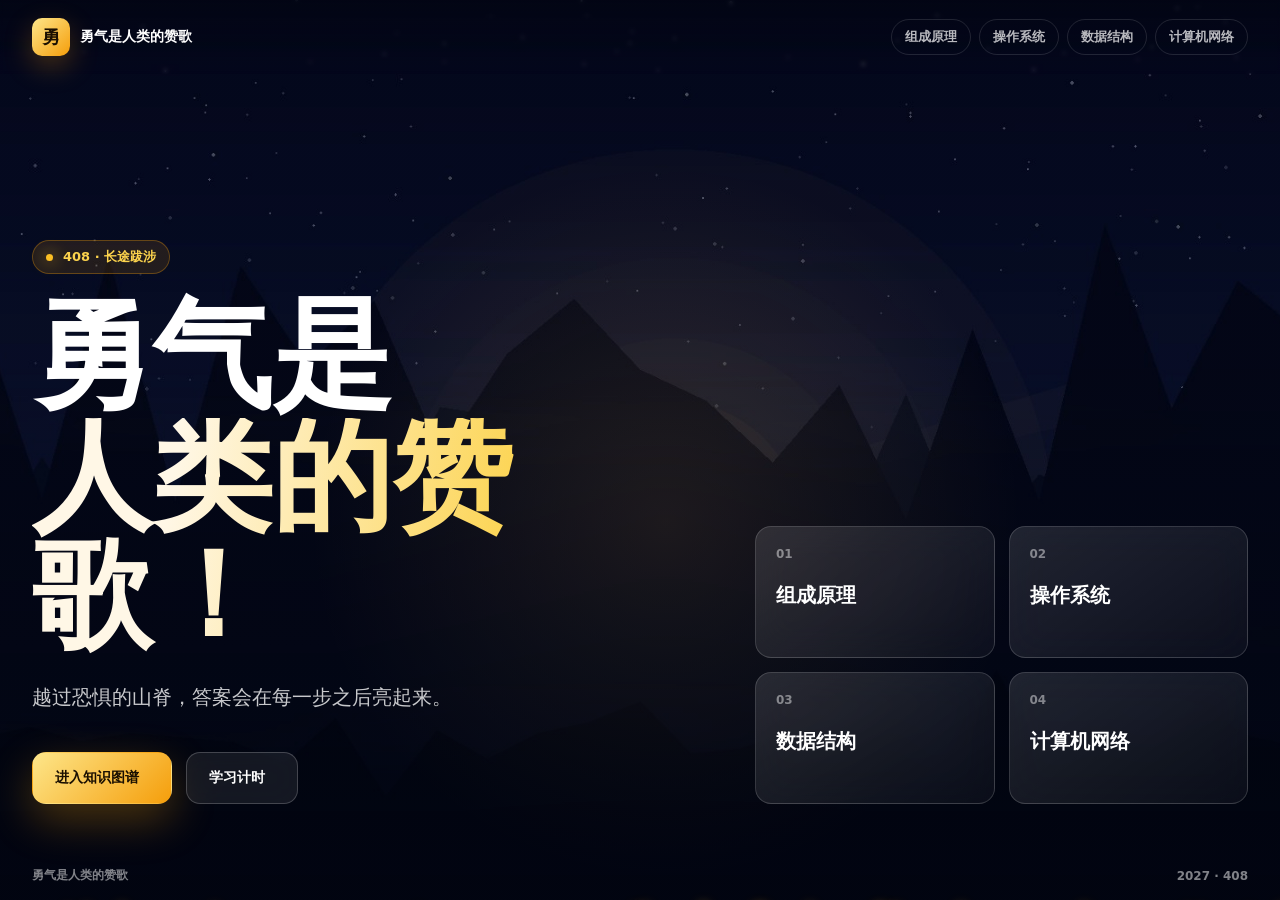
<file: index.html>
<!doctype html>
<html lang="zh-CN">
  <head>
    <meta charset="UTF-8" />
    <meta name="viewport" content="width=device-width, initial-scale=1.0" />
    <meta name="theme-color" content="#04070f" />
    <meta
      http-equiv="Content-Security-Policy"
      content="default-src 'self'; script-src 'self'; style-src 'self' 'unsafe-inline'; img-src 'self' data:; connect-src 'self' https://gitee.com https://*.gitee.com https://api.github.com https://github.com; font-src 'self' data:; object-src 'none'; base-uri 'self'"
    />
    <title>勇气是人类的赞歌</title>
    <link rel="icon" href="data:image/svg+xml,%3Csvg xmlns='http://www.w3.org/2000/svg' viewBox='0 0 32 32'%3E%3Crect width='32' height='32' rx='7' fill='%23f59e0b'/%3E%3Cpath d='M9 11h14M9 16h14M9 21h9' stroke='white' stroke-width='2.4' stroke-linecap='round'/%3E%3C/svg%3E" />
    <link rel="manifest" href="./manifest.webmanifest" />
    <link rel="stylesheet" href="./styles.css?v=20260801-12" />
    <link rel="stylesheet" href="./home.css?v=20260801-12" />
  </head>
  <body class="home-page">
    <div class="hero-bg" id="heroBg" role="img" aria-label="群山与晨光"></div>
    <div class="hero-overlay"></div>

    <header class="home-nav">
      <a class="home-brand" href="./index.html">
        <span class="home-brand-mark">勇</span>
        <span>勇气是人类的赞歌</span>
      </a>
      <nav class="home-links" aria-label="科目切换">
        <a href="./computer.html">组成原理</a>
        <a href="./os.html">操作系统</a>
        <a href="./data-structure.html">数据结构</a>
        <a href="./network.html">计算机网络</a>
      </nav>
    </header>

    <main class="home-hero">
      <div class="hero-copy">
        <p class="hero-eyebrow">408 · 长途跋涉</p>
        <h1>
          <span class="hero-line">勇气是</span>
          <span class="hero-line hero-shine">人类的赞歌！</span>
        </h1>
        <p class="hero-sub">越过恐惧的山脊，答案会在每一步之后亮起来。</p>
        <div class="hero-actions">
          <a class="hero-cta primary" href="./computer.html">
            <span>进入知识图谱</span>
            <i data-lucide="arrow-right"></i>
          </a>
          <a class="hero-cta" href="./study.html">
            <span>学习计时</span>
            <i data-lucide="timer"></i>
          </a>
        </div>
      </div>

      <div class="subject-deck" aria-label="科目入口">
        <a class="subject-card" href="./computer.html">
          <span class="subject-index">01</span>
          <strong>组成原理</strong>
          <i data-lucide="arrow-up-right"></i>
        </a>
        <a class="subject-card" href="./os.html">
          <span class="subject-index">02</span>
          <strong>操作系统</strong>
          <i data-lucide="arrow-up-right"></i>
        </a>
        <a class="subject-card" href="./data-structure.html">
          <span class="subject-index">03</span>
          <strong>数据结构</strong>
          <i data-lucide="arrow-up-right"></i>
        </a>
        <a class="subject-card" href="./network.html">
          <span class="subject-index">04</span>
          <strong>计算机网络</strong>
          <i data-lucide="arrow-up-right"></i>
        </a>
      </div>
    </main>

    <div class="home-particles" id="homeParticles" aria-hidden="true"></div>

    <footer class="home-footer">
      <span>勇气是人类的赞歌</span>
      <span>2027 · 408</span>
    </footer>

    <script src="./home.js?v=20260801-12"></script>
    <script src="./assets/lucide.min.js?v=20260801-12"></script>
  </body>
</html>
</file>
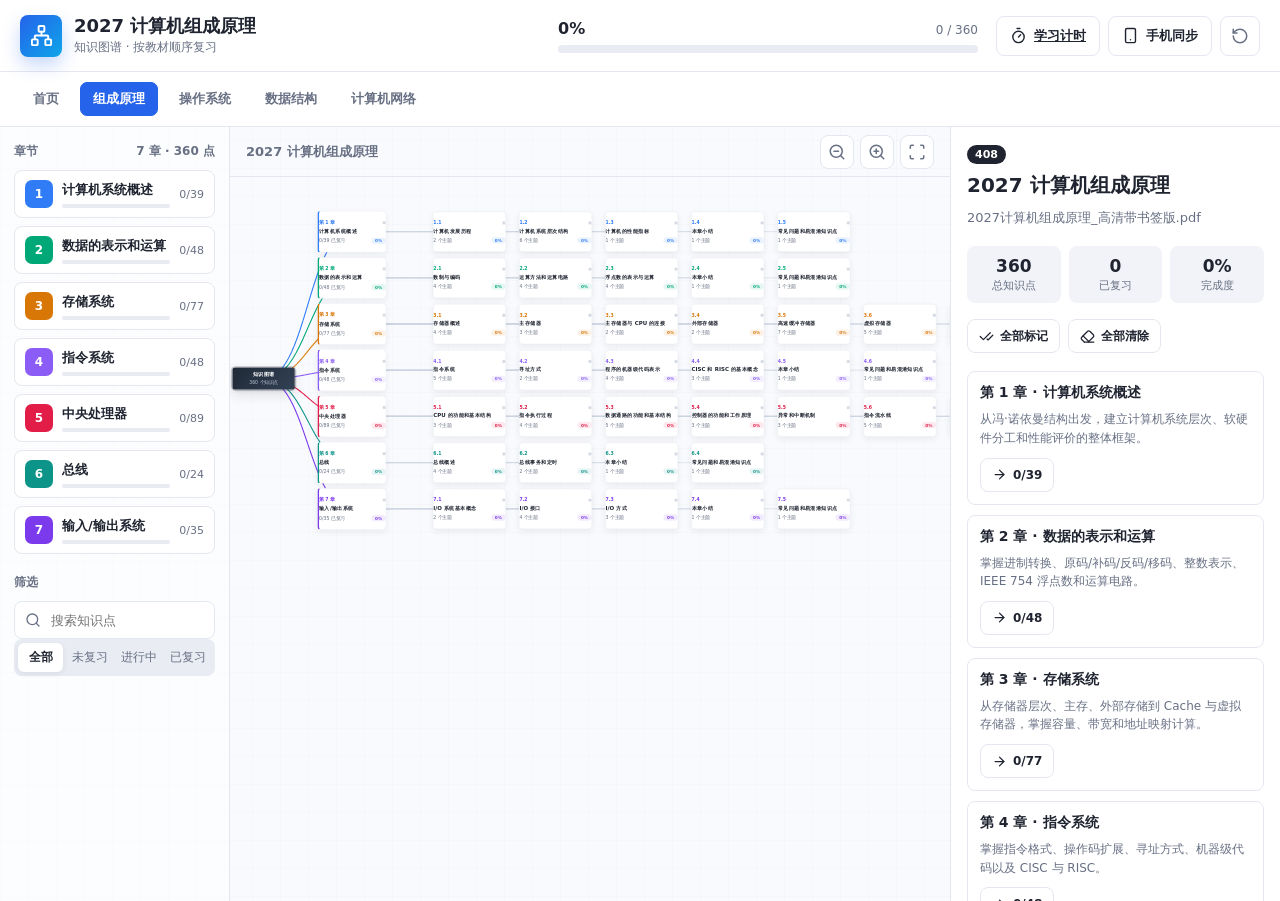
<file: computer.html>
<!doctype html>
<html lang="zh-CN">
  <head>
    <meta charset="UTF-8" />
    <meta name="viewport" content="width=device-width, initial-scale=1.0" />
    <meta name="theme-color" content="#2f7cf6" />
    <meta
      http-equiv="Content-Security-Policy"
      content="default-src 'self'; script-src 'self'; style-src 'self' 'unsafe-inline'; img-src 'self' data:; connect-src 'self' https://gitee.com https://*.gitee.com https://api.github.com https://github.com; font-src 'self' data:; object-src 'none'; base-uri 'self'"
    />
    <title>2027 计算机组成原理知识图谱</title>
    <link rel="icon" href="data:image/svg+xml,%3Csvg xmlns='http://www.w3.org/2000/svg' viewBox='0 0 32 32'%3E%3Crect width='32' height='32' rx='7' fill='%232563eb'/%3E%3Cpath d='M9 11h14M9 16h14M9 21h9' stroke='white' stroke-width='2.4' stroke-linecap='round'/%3E%3C/svg%3E" />
    <link rel="manifest" href="./manifest.webmanifest" />
    <link rel="stylesheet" href="./styles.css?v=20260801-12" />
  </head>
  <body>
    <header class="topbar">
      <div class="brand">
        <div class="brand-mark">
          <i data-lucide="network"></i>
        </div>
        <div>
          <h1>2027 计算机组成原理</h1>
          <p>知识图谱 · 按教材顺序复习</p>
        </div>
      </div>
      <div class="overall-progress">
        <div class="progress-copy">
          <strong id="progressPercent">0%</strong>
          <span id="progressCount">0 / 0</span>
        </div>
        <div class="progress-track">
          <div class="progress-fill" id="progressFill"></div>
        </div>
      </div>
      <div class="topbar-actions">
        <a class="text-button" href="./study.html" title="学习计时" aria-label="学习计时">
          <i data-lucide="timer"></i>
          <span>学习计时</span>
        </a>
        <button class="text-button" id="syncButton" type="button" title="手机同步" aria-label="手机同步">
          <i data-lucide="smartphone"></i>
          <span>手机同步</span>
        </button>
        <button class="icon-button" id="resetButton" type="button" title="清空复习标记" aria-label="清空复习标记">
          <i data-lucide="rotate-ccw"></i>
        </button>
      </div>
    </header>
    <nav class="course-nav" aria-label="科目切换">
      <a class="course-nav-link" href="./index.html">首页</a>
      <a class="course-nav-link active" href="./computer.html">组成原理</a>
      <a class="course-nav-link" href="./os.html">操作系统</a>
      <a class="course-nav-link" href="./data-structure.html">数据结构</a>
      <a class="course-nav-link" href="./network.html">计算机网络</a>
    </nav>


    <div class="mobile-strip" id="mobileStrip" aria-label="章节"></div>

    <main class="app-shell">
      <aside class="sidebar">
        <div class="sidebar-section">
          <div class="panel-heading">
            <span>章节</span>
            <span id="chapterCount"></span>
          </div>
          <div id="chapterList"></div>
        </div>
        <div class="sidebar-section">
          <div class="panel-heading">
            <span>筛选</span>
          </div>
          <label class="search-box">
            <i data-lucide="search"></i>
            <input id="searchInput" type="search" placeholder="搜索知识点" autocomplete="off" />
          </label>
          <div class="segmented" id="statusFilter" role="group" aria-label="复习状态筛选">
            <button class="segment active" data-status="all" type="button">全部</button>
            <button class="segment" data-status="todo" type="button">未复习</button>
            <button class="segment" data-status="doing" type="button">进行中</button>
            <button class="segment" data-status="done" type="button">已复习</button>
          </div>
        </div>
      </aside>

      <section class="graph-pane" aria-label="知识图谱">
        <div class="graph-toolbar">
          <span class="graph-hint" id="graphHint">全部知识图谱</span>
          <div class="graph-actions">
            <button class="icon-button small" id="zoomOut" type="button" aria-label="缩小">
              <i data-lucide="zoom-out"></i>
            </button>
            <button class="icon-button small" id="zoomIn" type="button" aria-label="放大">
              <i data-lucide="zoom-in"></i>
            </button>
            <button class="icon-button small" id="fitGraph" type="button" aria-label="适应窗口">
              <i data-lucide="scan"></i>
            </button>
          </div>
        </div>
        <div class="graph-scroll" id="graphScroll">
          <div class="graph-canvas" id="graphCanvas">
            <svg class="edge-layer" id="edgeLayer"></svg>
            <div class="node-layer" id="nodeLayer"></div>
          </div>
        </div>
      </section>

      <aside class="detail-panel" id="detailPanel">
        <div class="detail-empty" id="detailEmpty">
          <i data-lucide="mouse-pointer-click"></i>
          <span>选择图谱节点查看知识点</span>
        </div>
        <div class="detail-content" id="detailContent" hidden></div>
      </aside>
    </main>

    <div class="point-modal" id="pointModal" hidden>
      <div class="modal-backdrop" data-close-point-modal></div>
      <section class="modal-card" role="dialog" aria-modal="true" aria-label="知识点详情">
        <button class="modal-close" type="button" data-close-point-modal aria-label="关闭">
          <i data-lucide="x"></i>
        </button>
        <div id="pointModalBody"></div>
      </section>
    </div>

    <div class="point-modal" id="syncModal" hidden>
      <div class="modal-backdrop" data-close-sync-modal></div>
      <section class="modal-card sync-card" role="dialog" aria-modal="true" aria-label="手机同步">
        <button class="modal-close" type="button" data-close-sync-modal aria-label="关闭">
          <i data-lucide="x"></i>
        </button>
        <div id="syncModalBody"></div>
      </section>
    </div>

    <script src="./config.js?v=20260801-12"></script>
    <script src="./sync-config.js?v=20260801-12"></script>
    <script src="./sync.js?v=20260801-12"></script>
    <script src="./data.js?v=20260801-12"></script>
    <script src="./assets/lucide.min.js?v=20260801-12"></script>
    <script src="./assets/qrcode.min.js?v=20260801-12"></script>
    <script src="./app.js?v=20260801-12"></script>
  </body>
</html>
</file>
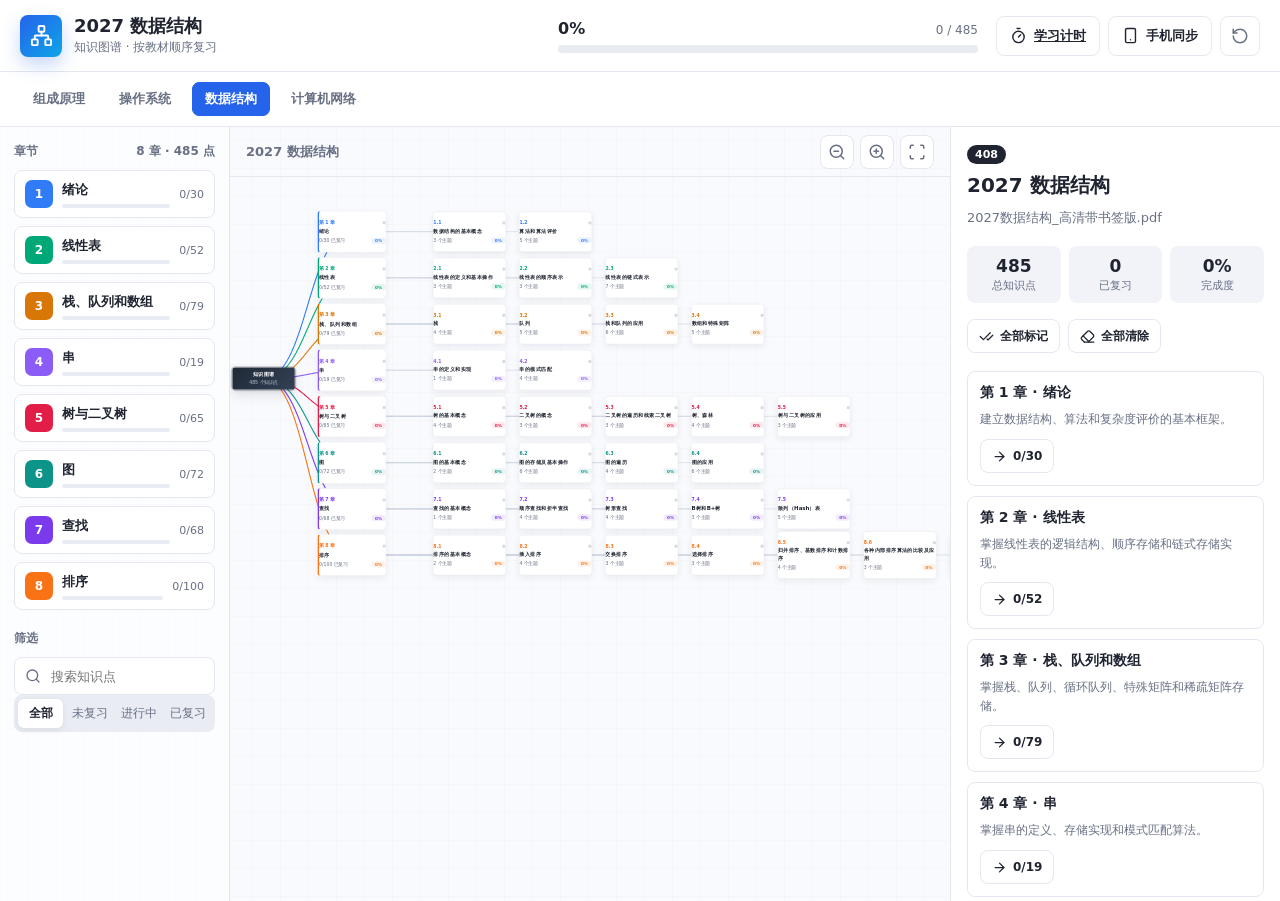
<file: data-structure.html>
<!doctype html>
<html lang="zh-CN">
  <head>
    <meta charset="UTF-8" />
    <meta name="viewport" content="width=device-width, initial-scale=1.0" />
    <meta name="theme-color" content="#2f7cf6" />
    <meta
      http-equiv="Content-Security-Policy"
      content="default-src 'self'; script-src 'self'; style-src 'self' 'unsafe-inline'; img-src 'self' data:; connect-src 'self' https://gitee.com https://*.gitee.com https://api.github.com https://github.com; font-src 'self' data:; object-src 'none'; base-uri 'self'"
    />
    <title>2027 数据结构知识图谱</title>
    <link rel="icon" href="data:image/svg+xml,%3Csvg xmlns='http://www.w3.org/2000/svg' viewBox='0 0 32 32'%3E%3Crect width='32' height='32' rx='7' fill='%232563eb'/%3E%3Cpath d='M9 11h14M9 16h14M9 21h9' stroke='white' stroke-width='2.4' stroke-linecap='round'/%3E%3C/svg%3E" />
    <link rel="manifest" href="./manifest.webmanifest" />
    <link rel="stylesheet" href="./styles.css?v=20260801-11" />
  </head>
  <body>
    <header class="topbar">
      <div class="brand">
        <div class="brand-mark">
          <i data-lucide="network"></i>
        </div>
        <div>
          <h1>2027 数据结构</h1>
          <p>知识图谱 · 按教材顺序复习</p>
        </div>
      </div>
      <div class="overall-progress">
        <div class="progress-copy">
          <strong id="progressPercent">0%</strong>
          <span id="progressCount">0 / 0</span>
        </div>
        <div class="progress-track">
          <div class="progress-fill" id="progressFill"></div>
        </div>
      </div>
      <div class="topbar-actions">
        <a class="text-button" href="./study.html" title="学习计时" aria-label="学习计时">
          <i data-lucide="timer"></i>
          <span>学习计时</span>
        </a>
        <button class="text-button" id="syncButton" type="button" title="手机同步" aria-label="手机同步">
          <i data-lucide="smartphone"></i>
          <span>手机同步</span>
        </button>
        <button class="icon-button" id="resetButton" type="button" title="清空复习标记" aria-label="清空复习标记">
          <i data-lucide="rotate-ccw"></i>
        </button>
      </div>
    </header>
    <nav class="course-nav" aria-label="科目切换">
      <a class="course-nav-link" href="./index.html">组成原理</a>
      <a class="course-nav-link" href="./os.html">操作系统</a>
      <a class="course-nav-link active" href="./data-structure.html">数据结构</a>
      <a class="course-nav-link" href="./network.html">计算机网络</a>
    </nav>


    <div class="mobile-strip" id="mobileStrip" aria-label="章节"></div>

    <main class="app-shell">
      <aside class="sidebar">
        <div class="sidebar-section">
          <div class="panel-heading">
            <span>章节</span>
            <span id="chapterCount"></span>
          </div>
          <div id="chapterList"></div>
        </div>
        <div class="sidebar-section">
          <div class="panel-heading">
            <span>筛选</span>
          </div>
          <label class="search-box">
            <i data-lucide="search"></i>
            <input id="searchInput" type="search" placeholder="搜索知识点" autocomplete="off" />
          </label>
          <div class="segmented" id="statusFilter" role="group" aria-label="复习状态筛选">
            <button class="segment active" data-status="all" type="button">全部</button>
            <button class="segment" data-status="todo" type="button">未复习</button>
            <button class="segment" data-status="doing" type="button">进行中</button>
            <button class="segment" data-status="done" type="button">已复习</button>
          </div>
        </div>
      </aside>

      <section class="graph-pane" aria-label="知识图谱">
        <div class="graph-toolbar">
          <span class="graph-hint" id="graphHint">全部知识图谱</span>
          <div class="graph-actions">
            <button class="icon-button small" id="zoomOut" type="button" aria-label="缩小">
              <i data-lucide="zoom-out"></i>
            </button>
            <button class="icon-button small" id="zoomIn" type="button" aria-label="放大">
              <i data-lucide="zoom-in"></i>
            </button>
            <button class="icon-button small" id="fitGraph" type="button" aria-label="适应窗口">
              <i data-lucide="scan"></i>
            </button>
          </div>
        </div>
        <div class="graph-scroll" id="graphScroll">
          <div class="graph-canvas" id="graphCanvas">
            <svg class="edge-layer" id="edgeLayer"></svg>
            <div class="node-layer" id="nodeLayer"></div>
          </div>
        </div>
      </section>

      <aside class="detail-panel" id="detailPanel">
        <div class="detail-empty" id="detailEmpty">
          <i data-lucide="mouse-pointer-click"></i>
          <span>选择图谱节点查看知识点</span>
        </div>
        <div class="detail-content" id="detailContent" hidden></div>
      </aside>
    </main>

    <div class="point-modal" id="pointModal" hidden>
      <div class="modal-backdrop" data-close-point-modal></div>
      <section class="modal-card" role="dialog" aria-modal="true" aria-label="知识点详情">
        <button class="modal-close" type="button" data-close-point-modal aria-label="关闭">
          <i data-lucide="x"></i>
        </button>
        <div id="pointModalBody"></div>
      </section>
    </div>

    <div class="point-modal" id="syncModal" hidden>
      <div class="modal-backdrop" data-close-sync-modal></div>
      <section class="modal-card sync-card" role="dialog" aria-modal="true" aria-label="手机同步">
        <button class="modal-close" type="button" data-close-sync-modal aria-label="关闭">
          <i data-lucide="x"></i>
        </button>
        <div id="syncModalBody"></div>
      </section>
    </div>

    <script src="./config.js?v=20260801-11"></script>
    <script src="./sync-config.js?v=20260801-11"></script>
    <script src="./sync.js?v=20260801-11"></script>
    <script src="./data-ds.js?v=20260801-11"></script>
    <script src="./assets/lucide.min.js?v=20260801-11"></script>
    <script src="./assets/qrcode.min.js?v=20260801-11"></script>
    <script src="./app.js?v=20260801-11"></script>
  </body>
</html>
</file>
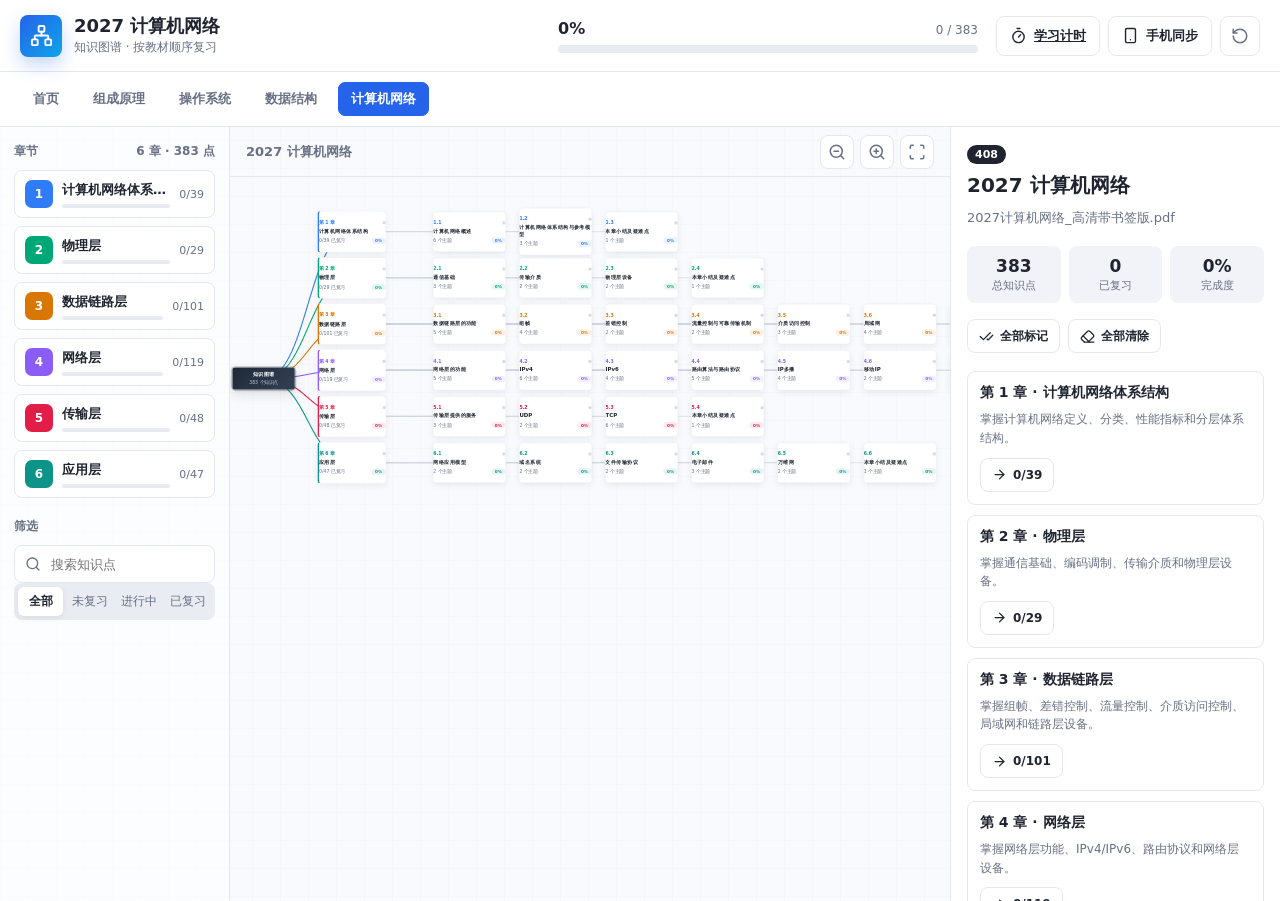
<file: network.html>
<!doctype html>
<html lang="zh-CN">
  <head>
    <meta charset="UTF-8" />
    <meta name="viewport" content="width=device-width, initial-scale=1.0" />
    <meta name="theme-color" content="#2f7cf6" />
    <meta
      http-equiv="Content-Security-Policy"
      content="default-src 'self'; script-src 'self'; style-src 'self' 'unsafe-inline'; img-src 'self' data:; connect-src 'self' https://gitee.com https://*.gitee.com https://api.github.com https://github.com; font-src 'self' data:; object-src 'none'; base-uri 'self'"
    />
    <title>2027 计算机网络知识图谱</title>
    <link rel="icon" href="data:image/svg+xml,%3Csvg xmlns='http://www.w3.org/2000/svg' viewBox='0 0 32 32'%3E%3Crect width='32' height='32' rx='7' fill='%232563eb'/%3E%3Cpath d='M9 11h14M9 16h14M9 21h9' stroke='white' stroke-width='2.4' stroke-linecap='round'/%3E%3C/svg%3E" />
    <link rel="manifest" href="./manifest.webmanifest" />
    <link rel="stylesheet" href="./styles.css?v=20260801-12" />
  </head>
  <body>
    <header class="topbar">
      <div class="brand">
        <div class="brand-mark">
          <i data-lucide="network"></i>
        </div>
        <div>
          <h1>2027 计算机网络</h1>
          <p>知识图谱 · 按教材顺序复习</p>
        </div>
      </div>
      <div class="overall-progress">
        <div class="progress-copy">
          <strong id="progressPercent">0%</strong>
          <span id="progressCount">0 / 0</span>
        </div>
        <div class="progress-track">
          <div class="progress-fill" id="progressFill"></div>
        </div>
      </div>
      <div class="topbar-actions">
        <a class="text-button" href="./study.html" title="学习计时" aria-label="学习计时">
          <i data-lucide="timer"></i>
          <span>学习计时</span>
        </a>
        <button class="text-button" id="syncButton" type="button" title="手机同步" aria-label="手机同步">
          <i data-lucide="smartphone"></i>
          <span>手机同步</span>
        </button>
        <button class="icon-button" id="resetButton" type="button" title="清空复习标记" aria-label="清空复习标记">
          <i data-lucide="rotate-ccw"></i>
        </button>
      </div>
    </header>
    <nav class="course-nav" aria-label="科目切换">
      <a class="course-nav-link" href="./index.html">首页</a><a class="course-nav-link" href="./computer.html">组成原理</a>
      <a class="course-nav-link" href="./os.html">操作系统</a>
      <a class="course-nav-link" href="./data-structure.html">数据结构</a>
      <a class="course-nav-link active" href="./network.html">计算机网络</a>
    </nav>


    <div class="mobile-strip" id="mobileStrip" aria-label="章节"></div>

    <main class="app-shell">
      <aside class="sidebar">
        <div class="sidebar-section">
          <div class="panel-heading">
            <span>章节</span>
            <span id="chapterCount"></span>
          </div>
          <div id="chapterList"></div>
        </div>
        <div class="sidebar-section">
          <div class="panel-heading">
            <span>筛选</span>
          </div>
          <label class="search-box">
            <i data-lucide="search"></i>
            <input id="searchInput" type="search" placeholder="搜索知识点" autocomplete="off" />
          </label>
          <div class="segmented" id="statusFilter" role="group" aria-label="复习状态筛选">
            <button class="segment active" data-status="all" type="button">全部</button>
            <button class="segment" data-status="todo" type="button">未复习</button>
            <button class="segment" data-status="doing" type="button">进行中</button>
            <button class="segment" data-status="done" type="button">已复习</button>
          </div>
        </div>
      </aside>

      <section class="graph-pane" aria-label="知识图谱">
        <div class="graph-toolbar">
          <span class="graph-hint" id="graphHint">全部知识图谱</span>
          <div class="graph-actions">
            <button class="icon-button small" id="zoomOut" type="button" aria-label="缩小">
              <i data-lucide="zoom-out"></i>
            </button>
            <button class="icon-button small" id="zoomIn" type="button" aria-label="放大">
              <i data-lucide="zoom-in"></i>
            </button>
            <button class="icon-button small" id="fitGraph" type="button" aria-label="适应窗口">
              <i data-lucide="scan"></i>
            </button>
          </div>
        </div>
        <div class="graph-scroll" id="graphScroll">
          <div class="graph-canvas" id="graphCanvas">
            <svg class="edge-layer" id="edgeLayer"></svg>
            <div class="node-layer" id="nodeLayer"></div>
          </div>
        </div>
      </section>

      <aside class="detail-panel" id="detailPanel">
        <div class="detail-empty" id="detailEmpty">
          <i data-lucide="mouse-pointer-click"></i>
          <span>选择图谱节点查看知识点</span>
        </div>
        <div class="detail-content" id="detailContent" hidden></div>
      </aside>
    </main>

    <div class="point-modal" id="pointModal" hidden>
      <div class="modal-backdrop" data-close-point-modal></div>
      <section class="modal-card" role="dialog" aria-modal="true" aria-label="知识点详情">
        <button class="modal-close" type="button" data-close-point-modal aria-label="关闭">
          <i data-lucide="x"></i>
        </button>
        <div id="pointModalBody"></div>
      </section>
    </div>

    <div class="point-modal" id="syncModal" hidden>
      <div class="modal-backdrop" data-close-sync-modal></div>
      <section class="modal-card sync-card" role="dialog" aria-modal="true" aria-label="手机同步">
        <button class="modal-close" type="button" data-close-sync-modal aria-label="关闭">
          <i data-lucide="x"></i>
        </button>
        <div id="syncModalBody"></div>
      </section>
    </div>

    <script src="./config.js?v=20260801-12"></script>
    <script src="./sync-config.js?v=20260801-12"></script>
    <script src="./sync.js?v=20260801-12"></script>
    <script src="./data-net.js?v=20260801-12"></script>
    <script src="./assets/lucide.min.js?v=20260801-12"></script>
    <script src="./assets/qrcode.min.js?v=20260801-12"></script>
    <script src="./app.js?v=20260801-12"></script>
  </body>
</html>
</file>
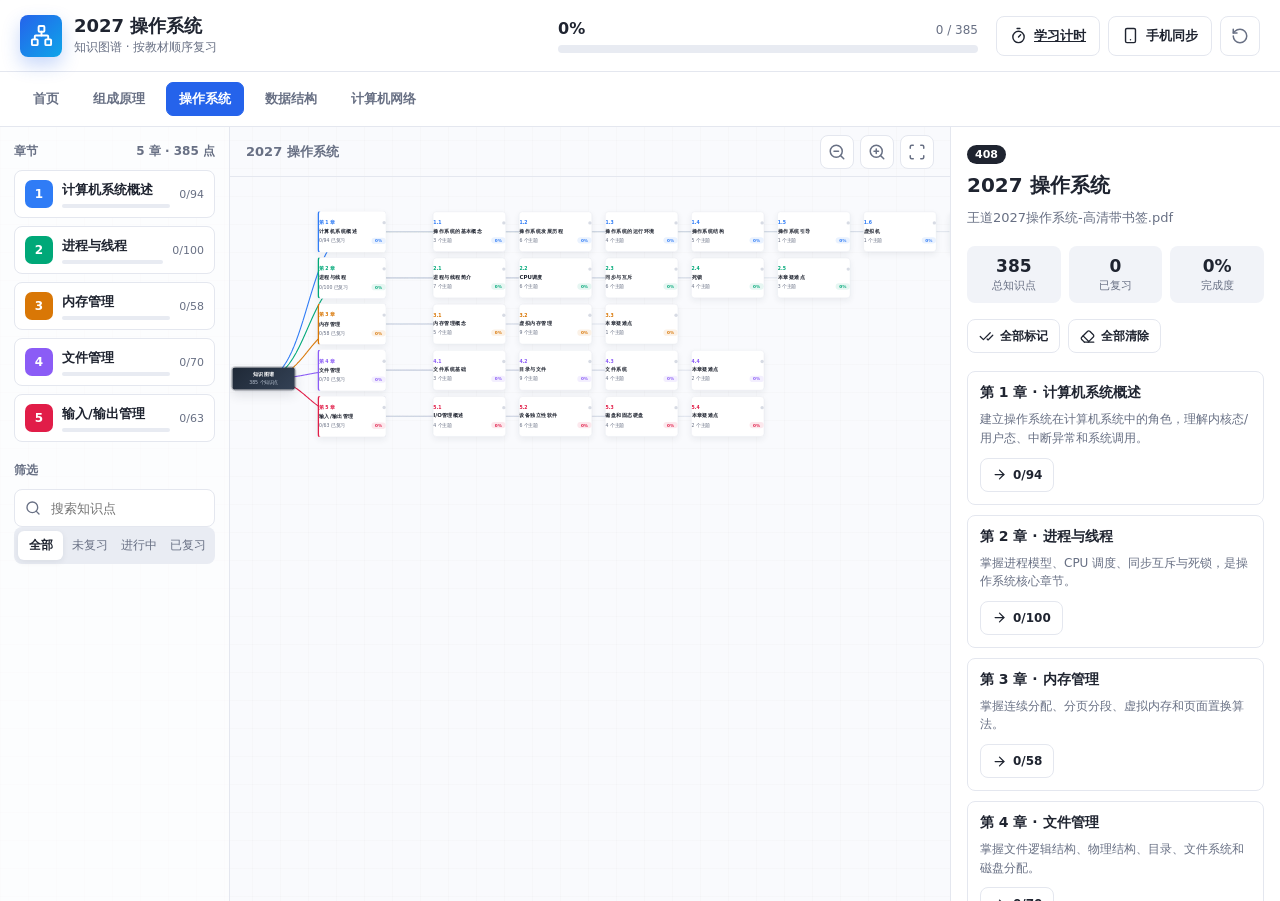
<file: os.html>
<!doctype html>
<html lang="zh-CN">
  <head>
    <meta charset="UTF-8" />
    <meta name="viewport" content="width=device-width, initial-scale=1.0" />
    <meta name="theme-color" content="#2f7cf6" />
    <meta
      http-equiv="Content-Security-Policy"
      content="default-src 'self'; script-src 'self'; style-src 'self' 'unsafe-inline'; img-src 'self' data:; connect-src 'self' https://gitee.com https://*.gitee.com https://api.github.com https://github.com; font-src 'self' data:; object-src 'none'; base-uri 'self'"
    />
    <title>2027 操作系统知识图谱</title>
    <link rel="icon" href="data:image/svg+xml,%3Csvg xmlns='http://www.w3.org/2000/svg' viewBox='0 0 32 32'%3E%3Crect width='32' height='32' rx='7' fill='%232563eb'/%3E%3Cpath d='M9 11h14M9 16h14M9 21h9' stroke='white' stroke-width='2.4' stroke-linecap='round'/%3E%3C/svg%3E" />
    <link rel="manifest" href="./manifest.webmanifest" />
    <link rel="stylesheet" href="./styles.css?v=20260801-12" />
  </head>
  <body>
    <header class="topbar">
      <div class="brand">
        <div class="brand-mark">
          <i data-lucide="network"></i>
        </div>
        <div>
          <h1>2027 操作系统</h1>
          <p>知识图谱 · 按教材顺序复习</p>
        </div>
      </div>
      <div class="overall-progress">
        <div class="progress-copy">
          <strong id="progressPercent">0%</strong>
          <span id="progressCount">0 / 0</span>
        </div>
        <div class="progress-track">
          <div class="progress-fill" id="progressFill"></div>
        </div>
      </div>
      <div class="topbar-actions">
        <a class="text-button" href="./study.html" title="学习计时" aria-label="学习计时">
          <i data-lucide="timer"></i>
          <span>学习计时</span>
        </a>
        <button class="text-button" id="syncButton" type="button" title="手机同步" aria-label="手机同步">
          <i data-lucide="smartphone"></i>
          <span>手机同步</span>
        </button>
        <button class="icon-button" id="resetButton" type="button" title="清空复习标记" aria-label="清空复习标记">
          <i data-lucide="rotate-ccw"></i>
        </button>
      </div>
    </header>
    <nav class="course-nav" aria-label="科目切换">
      <a class="course-nav-link" href="./index.html">首页</a><a class="course-nav-link" href="./computer.html">组成原理</a>
      <a class="course-nav-link active" href="./os.html">操作系统</a>
      <a class="course-nav-link" href="./data-structure.html">数据结构</a>
      <a class="course-nav-link" href="./network.html">计算机网络</a>
    </nav>


    <div class="mobile-strip" id="mobileStrip" aria-label="章节"></div>

    <main class="app-shell">
      <aside class="sidebar">
        <div class="sidebar-section">
          <div class="panel-heading">
            <span>章节</span>
            <span id="chapterCount"></span>
          </div>
          <div id="chapterList"></div>
        </div>
        <div class="sidebar-section">
          <div class="panel-heading">
            <span>筛选</span>
          </div>
          <label class="search-box">
            <i data-lucide="search"></i>
            <input id="searchInput" type="search" placeholder="搜索知识点" autocomplete="off" />
          </label>
          <div class="segmented" id="statusFilter" role="group" aria-label="复习状态筛选">
            <button class="segment active" data-status="all" type="button">全部</button>
            <button class="segment" data-status="todo" type="button">未复习</button>
            <button class="segment" data-status="doing" type="button">进行中</button>
            <button class="segment" data-status="done" type="button">已复习</button>
          </div>
        </div>
      </aside>

      <section class="graph-pane" aria-label="知识图谱">
        <div class="graph-toolbar">
          <span class="graph-hint" id="graphHint">全部知识图谱</span>
          <div class="graph-actions">
            <button class="icon-button small" id="zoomOut" type="button" aria-label="缩小">
              <i data-lucide="zoom-out"></i>
            </button>
            <button class="icon-button small" id="zoomIn" type="button" aria-label="放大">
              <i data-lucide="zoom-in"></i>
            </button>
            <button class="icon-button small" id="fitGraph" type="button" aria-label="适应窗口">
              <i data-lucide="scan"></i>
            </button>
          </div>
        </div>
        <div class="graph-scroll" id="graphScroll">
          <div class="graph-canvas" id="graphCanvas">
            <svg class="edge-layer" id="edgeLayer"></svg>
            <div class="node-layer" id="nodeLayer"></div>
          </div>
        </div>
      </section>

      <aside class="detail-panel" id="detailPanel">
        <div class="detail-empty" id="detailEmpty">
          <i data-lucide="mouse-pointer-click"></i>
          <span>选择图谱节点查看知识点</span>
        </div>
        <div class="detail-content" id="detailContent" hidden></div>
      </aside>
    </main>

    <div class="point-modal" id="pointModal" hidden>
      <div class="modal-backdrop" data-close-point-modal></div>
      <section class="modal-card" role="dialog" aria-modal="true" aria-label="知识点详情">
        <button class="modal-close" type="button" data-close-point-modal aria-label="关闭">
          <i data-lucide="x"></i>
        </button>
        <div id="pointModalBody"></div>
      </section>
    </div>

    <div class="point-modal" id="syncModal" hidden>
      <div class="modal-backdrop" data-close-sync-modal></div>
      <section class="modal-card sync-card" role="dialog" aria-modal="true" aria-label="手机同步">
        <button class="modal-close" type="button" data-close-sync-modal aria-label="关闭">
          <i data-lucide="x"></i>
        </button>
        <div id="syncModalBody"></div>
      </section>
    </div>

    <script src="./config.js?v=20260801-12"></script>
    <script src="./sync-config.js?v=20260801-12"></script>
    <script src="./sync.js?v=20260801-12"></script>
    <script src="./data-os.js?v=20260801-12"></script>
    <script src="./assets/lucide.min.js?v=20260801-12"></script>
    <script src="./assets/qrcode.min.js?v=20260801-12"></script>
    <script src="./app.js?v=20260801-12"></script>
  </body>
</html>
</file>
<file: styles.css>
:root {
  --bg: #f6f7fb;
  --panel: #ffffff;
  --panel-soft: #f1f3f8;
  --border: #e4e7ef;
  --text: #1f2430;
  --muted: #687084;
  --line: #cdd4e2;
  --accent: #2f7cf6;
  --success: #0f9f6e;
  --danger: #e05252;
  --shadow: 0 12px 30px rgba(31, 41, 55, 0.08);
  --radius: 8px;
}

* {
  box-sizing: border-box;
}

[hidden] {
  display: none !important;
}

html,
body {
  margin: 0;
  min-height: 100%;
}

body {
  background:
    linear-gradient(rgba(31, 36, 48, 0.025) 1px, transparent 1px),
    linear-gradient(90deg, rgba(31, 36, 48, 0.025) 1px, transparent 1px),
    var(--bg);
  background-size: 28px 28px;
  color: var(--text);
  font-family: "Segoe UI", "Microsoft YaHei", "PingFang SC", system-ui, sans-serif;
  letter-spacing: 0;
}

button,
input {
  font: inherit;
}

button {
  cursor: pointer;
}

.topbar {
  position: sticky;
  top: 0;
  z-index: 30;
  display: grid;
  grid-template-columns: minmax(0, 1fr) minmax(280px, 420px) auto;
  align-items: center;
  gap: 18px;
  min-height: 72px;
  padding: 12px 20px;
  background: rgba(255, 255, 255, 0.94);
  border-bottom: 1px solid var(--border);
  backdrop-filter: blur(14px);
}

.brand {
  display: flex;
  align-items: center;
  gap: 12px;
  min-width: 0;
}

.brand-mark {
  display: grid;
  place-items: center;
  width: 42px;
  height: 42px;
  flex: 0 0 42px;
  color: #fff;
  background: linear-gradient(135deg, #2563eb, #0ea5e9);
  border-radius: var(--radius);
  box-shadow: 0 8px 18px rgba(37, 99, 235, 0.25);
}

.brand-mark svg {
  width: 23px;
  height: 23px;
}

.brand h1 {
  margin: 0;
  font-size: 18px;
  font-weight: 750;
  line-height: 1.25;
  white-space: nowrap;
  overflow: hidden;
  text-overflow: ellipsis;
}

.brand p {
  margin: 2px 0 0;
  color: var(--muted);
  font-size: 12px;
  line-height: 1.3;
}

.overall-progress {
  min-width: 0;
}

.progress-copy {
  display: flex;
  align-items: baseline;
  justify-content: space-between;
  gap: 12px;
  margin-bottom: 7px;
}

.progress-copy strong {
  font-size: 16px;
}

.progress-copy span {
  color: var(--muted);
  font-size: 12px;
}

.progress-track {
  width: 100%;
  height: 8px;
  overflow: hidden;
  background: #e8ebf2;
  border-radius: 999px;
}

.progress-fill {
  width: 0;
  height: 100%;
  background: linear-gradient(90deg, #2563eb, #0ea5e9, #22c55e);
  border-radius: inherit;
  transition: width 280ms ease;
}

.icon-button {
  display: inline-grid;
  place-items: center;
  width: 40px;
  height: 40px;
  color: var(--muted);
  background: #fff;
  border: 1px solid var(--border);
  border-radius: var(--radius);
  transition: color 160ms ease, border-color 160ms ease, transform 160ms ease;
}

.icon-button:hover {
  color: var(--text);
  border-color: #c9d1e0;
  transform: translateY(-1px);
}

.icon-button.small {
  width: 34px;
  height: 34px;
}

.icon-button svg {
  width: 18px;
  height: 18px;
}

.topbar-actions {
  display: flex;
  align-items: center;
  justify-content: flex-end;
  gap: 8px;
}

.text-button {
  display: inline-flex;
  align-items: center;
  justify-content: center;
  gap: 7px;
  min-height: 40px;
  padding: 0 13px;
  color: var(--text);
  font-size: 13px;
  font-weight: 700;
  background: #fff;
  border: 1px solid var(--border);
  border-radius: var(--radius);
  transition: color 160ms ease, border-color 160ms ease, transform 160ms ease;
}

.text-button:hover {
  color: #2563eb;
  border-color: #9db7e8;
  transform: translateY(-1px);
}

.text-button svg {
  width: 17px;
  height: 17px;
}

.mobile-strip {
  display: none;
}

.app-shell {
  display: grid;
  grid-template-columns: 260px minmax(0, 1fr) 360px;
  height: calc(100vh - 126px);
  height: calc(100dvh - 126px);
  min-height: 560px;
  overflow: hidden;
}

.sidebar {
  padding: 16px 14px 24px;
  background: rgba(255, 255, 255, 0.72);
  border-right: 1px solid var(--border);
}

.sidebar-section + .sidebar-section {
  margin-top: 20px;
}

.panel-heading {
  display: flex;
  align-items: center;
  justify-content: space-between;
  margin-bottom: 10px;
  color: var(--muted);
  font-size: 12px;
  font-weight: 700;
  text-transform: uppercase;
}

#chapterList {
  display: grid;
  gap: 8px;
}

.chapter-item {
  display: grid;
  grid-template-columns: 28px minmax(0, 1fr) auto;
  align-items: center;
  gap: 9px;
  width: 100%;
  padding: 9px 10px;
  color: var(--text);
  text-align: left;
  background: #fff;
  border: 1px solid var(--border);
  border-radius: var(--radius);
  transition: border-color 160ms ease, box-shadow 160ms ease, transform 160ms ease;
}

.chapter-item:hover,
.chapter-item.selected {
  border-color: color-mix(in srgb, var(--chapter-color) 55%, #fff);
  box-shadow: 0 6px 16px rgba(31, 41, 55, 0.07);
  transform: translateY(-1px);
}

.chapter-number {
  display: grid;
  place-items: center;
  width: 28px;
  height: 28px;
  color: #fff;
  font-size: 12px;
  font-weight: 800;
  background: var(--chapter-color);
  border-radius: 7px;
}

.chapter-item-copy {
  min-width: 0;
}

.chapter-item-title {
  display: block;
  overflow: hidden;
  font-size: 13px;
  font-weight: 650;
  text-overflow: ellipsis;
  white-space: nowrap;
}

.chapter-item-progress {
  display: block;
  margin-top: 5px;
  height: 4px;
  overflow: hidden;
  background: #e8ebf2;
  border-radius: 999px;
}

.chapter-item-progress span {
  display: block;
  height: 100%;
  background: var(--chapter-color);
  border-radius: inherit;
}

.chapter-item-count {
  color: var(--muted);
  font-size: 11px;
  white-space: nowrap;
}

.search-box {
  display: flex;
  align-items: center;
  gap: 8px;
  height: 38px;
  padding: 0 10px;
  background: #fff;
  border: 1px solid var(--border);
  border-radius: var(--radius);
}

.search-box:focus-within {
  border-color: #9db7e8;
  box-shadow: 0 0 0 3px rgba(47, 124, 246, 0.1);
}

.search-box svg {
  width: 16px;
  height: 16px;
  color: var(--muted);
  flex: 0 0 auto;
}

.search-box input {
  width: 100%;
  min-width: 0;
  color: var(--text);
  background: transparent;
  border: 0;
  outline: 0;
  font-size: 13px;
}

.segmented {
  display: grid;
  grid-template-columns: repeat(4, 1fr);
  gap: 4px;
  padding: 4px;
  background: #e9ecf3;
  border-radius: var(--radius);
}

.segment {
  min-width: 0;
  padding: 6px 4px;
  color: var(--muted);
  font-size: 12px;
  background: transparent;
  border: 0;
  border-radius: 6px;
}

.segment.active {
  color: var(--text);
  font-weight: 700;
  background: #fff;
  box-shadow: 0 2px 6px rgba(31, 41, 55, 0.08);
}

.graph-pane {
  display: grid;
  grid-template-rows: 50px minmax(0, 1fr);
  min-width: 0;
  min-height: 0;
  background: rgba(255, 255, 255, 0.35);
}

.graph-toolbar {
  display: flex;
  align-items: center;
  justify-content: space-between;
  gap: 12px;
  padding: 0 16px;
  border-bottom: 1px solid var(--border);
}

.graph-hint {
  overflow: hidden;
  color: var(--muted);
  font-size: 13px;
  font-weight: 600;
  text-overflow: ellipsis;
  white-space: nowrap;
}

.graph-actions {
  display: flex;
  gap: 6px;
}

.graph-scroll {
  position: relative;
  overflow: auto;
  min-width: 0;
  min-height: 0;
}

.graph-canvas {
  position: relative;
  width: 2240px;
  height: 980px;
  min-width: 0;
  min-height: 0;
  transform-origin: 0 0;
}

.edge-layer {
  position: absolute;
  inset: 0;
  width: 100%;
  height: 100%;
  pointer-events: none;
  overflow: visible;
}

.edge {
  fill: none;
  stroke: var(--line);
  stroke-width: 1.6;
  stroke-dasharray: 1 0;
  transition: stroke 160ms ease, stroke-width 160ms ease, opacity 160ms ease;
}

.edge.linked {
  stroke: var(--link-color, var(--accent));
  stroke-width: 2.6;
}

.edge.hidden {
  opacity: 0;
}

.node-layer {
  position: absolute;
  inset: 0;
}

.graph-node {
  position: absolute;
  display: block;
  padding: 0;
  color: var(--text);
  text-align: left;
  background: #fff;
  border: 1px solid var(--border);
  border-radius: var(--radius);
  box-shadow: 0 6px 16px rgba(31, 41, 55, 0.07);
  transition: border-color 160ms ease, box-shadow 160ms ease, transform 160ms ease, opacity 160ms ease;
  transform: translate(-50%, -50%);
}

.graph-node:hover {
  z-index: 2;
  border-color: var(--node-color, var(--accent));
  box-shadow: 0 10px 24px rgba(31, 41, 55, 0.12);
  transform: translate(-50%, -50%) translateY(-2px);
}

.graph-node.selected {
  border-color: var(--node-color, var(--accent));
  box-shadow: 0 0 0 3px color-mix(in srgb, var(--node-color, var(--accent)) 18%, transparent), 0 12px 28px rgba(31, 41, 55, 0.12);
}

.graph-node.hidden {
  opacity: 0.18;
  pointer-events: none;
}

.root-node {
  width: 150px;
  height: 54px;
  --node-color: #1f2430;
  color: #fff;
  background: linear-gradient(135deg, #1f2937, #334155);
  border-color: #1f2937;
}

.root-node .node-title {
  color: #fff;
}

.root-node .node-sub {
  color: #b8c2d1;
}

.root-node-content {
  display: grid;
  place-items: center;
  height: 100%;
  padding: 8px 12px;
  text-align: center;
}

.chapter-node {
  width: 178px;
  min-height: 66px;
  --node-color: var(--chapter-color);
  border-left: 4px solid var(--chapter-color);
}

.chapter-node-content {
  padding: 10px 12px;
}

.node-kicker {
  display: flex;
  align-items: center;
  justify-content: space-between;
  gap: 8px;
  margin-bottom: 5px;
}

.node-kicker b {
  color: var(--node-color);
  font-size: 11px;
  font-weight: 800;
}

.node-status {
  width: 8px;
  height: 8px;
  background: #d7dbe4;
  border-radius: 50%;
}

.node-status.doing {
  background: #f59e0b;
}

.node-status.done {
  background: var(--success);
}

.node-title {
  display: -webkit-box;
  overflow: hidden;
  color: var(--text);
  font-size: 13px;
  font-weight: 700;
  line-height: 1.35;
  -webkit-box-orient: vertical;
  -webkit-line-clamp: 2;
}

.node-sub {
  display: flex;
  align-items: center;
  justify-content: space-between;
  gap: 8px;
  margin-top: 6px;
  color: var(--muted);
  font-size: 11px;
}

.node-progress {
  display: inline-block;
  min-width: 34px;
  padding: 2px 6px;
  color: var(--node-color);
  font-size: 10px;
  font-weight: 800;
  text-align: center;
  background: color-mix(in srgb, var(--node-color) 10%, #fff);
  border-radius: 999px;
}

.section-node {
  width: 190px;
  min-height: 62px;
  --node-color: var(--chapter-color);
}

.section-node-content {
  padding: 9px 11px;
}

.section-node .node-kicker {
  margin-bottom: 4px;
}

.detail-panel {
  position: relative;
  min-width: 0;
  overflow: hidden;
  background: #fff;
  border-left: 1px solid var(--border);
}

.detail-empty {
  display: grid;
  place-items: center;
  align-content: center;
  gap: 12px;
  height: 100%;
  min-height: 320px;
  padding: 28px;
  color: var(--muted);
  text-align: center;
}

.detail-empty svg {
  width: 34px;
  height: 34px;
  color: #b7c0d2;
}

.detail-content {
  height: 100%;
  overflow: auto;
  padding: 18px 16px 32px;
  transform: translateZ(0);
  backface-visibility: hidden;
  -webkit-backface-visibility: hidden;
}

.detail-header {
  margin-bottom: 18px;
}

.detail-kicker {
  display: flex;
  align-items: center;
  justify-content: space-between;
  flex-wrap: wrap;
  gap: 10px;
  margin-bottom: 8px;
}

.detail-kicker .page-tag {
  color: var(--muted);
  font-size: 12px;
}

.detail-kicker .chapter-badge {
  display: inline-block;
  padding: 3px 8px;
  color: #fff;
  font-size: 11px;
  font-weight: 800;
  background: var(--chapter-color);
  border-radius: 999px;
}

.detail-kicker-right {
  display: flex;
  align-items: center;
  flex-wrap: wrap;
  gap: 8px;
}

.detail-header h2 {
  margin: 0;
  font-size: 20px;
  line-height: 1.35;
}

.detail-summary {
  margin: 8px 0 0;
  color: var(--muted);
  font-size: 13px;
  line-height: 1.65;
}

.detail-stats {
  display: grid;
  grid-template-columns: repeat(3, 1fr);
  gap: 8px;
  margin-bottom: 16px;
}

.stat-box {
  padding: 10px 8px;
  text-align: center;
  background: var(--panel-soft);
  border-radius: var(--radius);
}

.stat-box strong {
  display: block;
  font-size: 17px;
}

.stat-box span {
  display: block;
  margin-top: 2px;
  color: var(--muted);
  font-size: 11px;
}

.detail-actions {
  display: flex;
  flex-wrap: wrap;
  gap: 8px;
  margin-bottom: 18px;
}

.action-button {
  display: inline-flex;
  align-items: center;
  justify-content: center;
  gap: 6px;
  min-height: 34px;
  padding: 0 11px;
  color: var(--text);
  font-size: 12px;
  font-weight: 700;
  background: #fff;
  border: 1px solid var(--border);
  border-radius: var(--radius);
}

.action-button:hover {
  border-color: #c5cddb;
}

.action-button.done {
  color: #0b7a54;
  background: rgba(15, 159, 110, 0.1);
  border-color: rgba(15, 159, 110, 0.32);
}

.action-button svg {
  width: 15px;
  height: 15px;
}

a.action-button {
  text-decoration: none;
}

.page-jump-button svg {
  width: 15px;
  height: 15px;
}

.topic-group {
  margin-bottom: 14px;
  padding: 12px;
  background: #fff;
  border: 1px solid var(--border);
  border-radius: var(--radius);
}

.topic-group-head {
  display: flex;
  align-items: baseline;
  justify-content: space-between;
  gap: 10px;
  margin-bottom: 10px;
}

.topic-group-head h3 {
  margin: 0;
  font-size: 14px;
  line-height: 1.4;
}

.topic-group-head span {
  flex: 0 0 auto;
  color: var(--muted);
  font-size: 11px;
}

.topic-page-link {
  display: inline-flex;
  align-items: center;
  gap: 5px;
  color: var(--muted);
  text-decoration: none;
}

.topic-page-link:hover {
  color: var(--text);
  text-decoration: underline;
}

.topic-page-link svg {
  width: 13px;
  height: 13px;
}

.point-list {
  display: grid;
  gap: 8px;
  margin: 0;
  padding: 0;
  list-style: none;
}

.point-item {
  display: grid;
  grid-template-columns: minmax(0, 1fr) 30px;
  align-items: start;
  gap: 8px;
}

.point-toggle {
  display: grid;
  grid-template-columns: 22px minmax(0, 1fr);
  align-items: start;
  gap: 9px;
  min-width: 0;
  cursor: pointer;
}

.point-item input {
  position: absolute;
  width: 1px;
  height: 1px;
  opacity: 0;
}

.point-check {
  display: grid;
  place-items: center;
  width: 20px;
  height: 20px;
  color: transparent;
  background: #fff;
  border: 1.5px solid #cbd3e1;
  border-radius: 6px;
  transition: background 160ms ease, border-color 160ms ease, color 160ms ease;
}

.point-check svg {
  width: 13px;
  height: 13px;
}

.point-toggle input:checked + .point-check {
  color: #fff;
  background: var(--success);
  border-color: var(--success);
}

.point-toggle input:focus-visible + .point-check {
  box-shadow: 0 0 0 3px rgba(15, 159, 110, 0.18);
}

.point-toggle > span:last-child {
  color: #30364a;
  font-size: 13px;
  line-height: 1.6;
}

.point-item.done .point-toggle > span:last-child {
  color: var(--muted);
  text-decoration: line-through;
  text-decoration-color: rgba(104, 112, 132, 0.45);
}

.point-detail-button {
  display: grid;
  place-items: center;
  width: 30px;
  height: 30px;
  color: var(--muted);
  background: #fff;
  border: 1px solid var(--border);
  border-radius: 7px;
  transition: color 160ms ease, border-color 160ms ease, background 160ms ease;
}

.point-detail-button:hover {
  color: var(--text);
  background: var(--panel-soft);
  border-color: #c5cddb;
}

.point-detail-button svg {
  width: 15px;
  height: 15px;
}

.point-modal {
  position: fixed;
  inset: 0;
  z-index: 100;
  display: grid;
  place-items: center;
  padding: 20px;
}

.point-modal[hidden] {
  display: none;
}

.modal-backdrop {
  position: absolute;
  inset: 0;
  background: rgba(23, 28, 38, 0.48);
  backdrop-filter: blur(4px);
}

.modal-card {
  position: relative;
  width: min(680px, 100%);
  max-height: min(720px, calc(100vh - 40px));
  overflow: auto;
  padding: 24px;
  background: #fff;
  border: 1px solid var(--border);
  border-radius: 10px;
  box-shadow: 0 24px 60px rgba(15, 23, 42, 0.24);
}

.modal-close {
  position: absolute;
  top: 14px;
  right: 14px;
  display: grid;
  place-items: center;
  width: 34px;
  height: 34px;
  color: var(--muted);
  background: var(--panel-soft);
  border: 0;
  border-radius: 7px;
}

.modal-close:hover {
  color: var(--text);
  background: #e7eaf1;
}

.modal-close svg {
  width: 17px;
  height: 17px;
}

.modal-path {
  display: flex;
  flex-wrap: wrap;
  align-items: center;
  gap: 8px;
  margin-bottom: 12px;
}

.modal-path .path-chip {
  display: inline-flex;
  align-items: center;
  gap: 6px;
  padding: 4px 9px;
  color: var(--muted);
  font-size: 11px;
  font-weight: 700;
  background: var(--panel-soft);
  border-radius: 999px;
}

.modal-path .path-chip svg {
  width: 13px;
  height: 13px;
}

.modal-point {
  margin: 0 0 18px;
  padding: 16px;
  color: var(--text);
  font-size: 16px;
  font-weight: 700;
  line-height: 1.7;
  background: #f6f8ff;
  border-left: 4px solid var(--detail-color, var(--accent));
  border-radius: var(--radius);
}

.modal-section + .modal-section {
  margin-top: 18px;
}

.modal-section h3 {
  display: flex;
  align-items: center;
  gap: 7px;
  margin: 0 0 9px;
  font-size: 13px;
}

.modal-section h3 svg {
  width: 15px;
  height: 15px;
  color: var(--muted);
}

.modal-section p {
  margin: 0;
  color: #3d4455;
  font-size: 13px;
  line-height: 1.75;
}

.modal-related-list {
  display: grid;
  gap: 8px;
  margin: 0;
  padding: 0;
  list-style: none;
}

.modal-related-list li {
  position: relative;
  padding: 9px 10px 9px 26px;
  color: #3d4455;
  font-size: 13px;
  line-height: 1.6;
  background: var(--panel-soft);
  border-radius: var(--radius);
}

.modal-related-list li::before {
  position: absolute;
  top: 14px;
  left: 12px;
  width: 6px;
  height: 6px;
  content: "";
  background: var(--detail-color, var(--accent));
  border-radius: 50%;
}

.modal-actions {
  display: flex;
  flex-wrap: wrap;
  gap: 8px;
  margin-top: 20px;
  padding-top: 16px;
  border-top: 1px solid var(--border);
}

.modal-status {
  display: inline-flex;
  align-items: center;
  gap: 6px;
  padding: 4px 10px;
  color: var(--muted);
  font-size: 11px;
  font-weight: 700;
  background: var(--panel-soft);
  border-radius: 999px;
}

.modal-status.done {
  color: #0b7a54;
  background: rgba(15, 159, 110, 0.12);
}

.sync-card {
  width: min(520px, 100%);
}

.sync-modal-title {
  margin: 0 0 6px;
  font-size: 20px;
}

.sync-modal-subtitle {
  margin: 0 0 18px;
  color: var(--muted);
  font-size: 13px;
  line-height: 1.6;
}

.sync-qr-wrap {
  display: grid;
  place-items: center;
  margin: 0 0 18px;
  padding: 18px;
  background: #fff;
  border: 1px solid var(--border);
  border-radius: var(--radius);
}

.sync-qr-wrap canvas,
.sync-qr-wrap img {
  width: 220px;
  height: 220px;
}

.sync-url-list {
  display: grid;
  gap: 8px;
  margin: 0;
  padding: 0;
  list-style: none;
}

.sync-url-item {
  display: grid;
  grid-template-columns: auto minmax(0, 1fr) auto;
  align-items: center;
  gap: 10px;
  padding: 9px 10px;
  background: var(--panel-soft);
  border: 1px solid transparent;
  border-radius: var(--radius);
}

.sync-url-item.public {
  background: rgba(47, 124, 246, 0.08);
  border-color: rgba(47, 124, 246, 0.25);
}

.sync-url-label {
  max-width: 104px;
  color: var(--muted);
  font-size: 10px;
  font-weight: 700;
  line-height: 1.3;
}

.sync-url-item.public .sync-url-label {
  color: #2563eb;
}

.sync-loading {
  display: grid;
  place-items: center;
  gap: 10px;
  min-height: 150px;
  color: var(--muted);
  font-size: 13px;
}

.sync-loading svg {
  width: 22px;
  height: 22px;
  animation: spin 1.2s linear infinite;
}

.sync-access-key {
  margin: -4px 0 14px;
  padding: 9px 12px;
  color: var(--muted);
  font-size: 12px;
  background: rgba(255, 255, 255, 0.55);
  border: 1px solid var(--border);
  border-radius: var(--radius);
}

.sync-access-key code {
  margin-left: 6px;
  color: var(--text);
  font-size: 14px;
  font-weight: 800;
  letter-spacing: 2px;
}
.sync-status {
  margin: 2px 0 0;
  color: var(--muted);
  font-size: 12px;
  line-height: 1.6;
}

@keyframes spin {
  to {
    transform: rotate(360deg);
  }
}

.sync-url-item code {
  overflow: hidden;
  color: var(--text);
  font-family: Consolas, "Courier New", monospace;
  font-size: 12px;
  text-overflow: ellipsis;
  white-space: nowrap;
}

.sync-copy {
  display: inline-flex;
  align-items: center;
  gap: 5px;
  min-height: 28px;
  padding: 0 8px;
  color: var(--muted);
  font-size: 11px;
  font-weight: 700;
  background: #fff;
  border: 1px solid var(--border);
  border-radius: 6px;
}

.sync-copy svg {
  width: 13px;
  height: 13px;
}

.chapter-overview {
  display: grid;
  gap: 10px;
}

.overview-section {
  padding: 12px;
  background: #fff;
  border: 1px solid var(--border);
  border-radius: var(--radius);
}

.overview-section h3 {
  margin: 0 0 8px;
  font-size: 14px;
}

.overview-section p {
  margin: 0 0 10px;
  color: var(--muted);
  font-size: 12px;
  line-height: 1.55;
}

@media (max-width: 1280px) {
  .app-shell {
    grid-template-columns: 230px minmax(0, 1fr) 330px;
  }

  .chapter-node {
    width: 164px;
  }

  .section-node {
    width: 174px;
  }
}

@media (max-width: 1020px) {
  .topbar {
    grid-template-columns: minmax(0, 1fr) auto;
  }

  .overall-progress {
    display: none;
  }

  .app-shell {
    grid-template-columns: 1fr;
    height: auto;
    min-height: 0;
    overflow: visible;
  }

  .sidebar {
    display: none;
  }

  .detail-panel {
    min-height: 420px;
    border-left: 0;
    border-top: 1px solid var(--border);
  }

  .graph-pane {
    min-height: 720px;
  }

  .mobile-strip {
    display: flex;
    gap: 8px;
    overflow-x: auto;
    padding: 10px 14px;
    background: rgba(255, 255, 255, 0.82);
    border-bottom: 1px solid var(--border);
  }

  .mobile-chip {
    flex: 0 0 auto;
    min-height: 32px;
    padding: 0 11px;
    color: var(--muted);
    font-size: 12px;
    font-weight: 700;
    background: #fff;
    border: 1px solid var(--border);
    border-radius: 999px;
  }

  .mobile-chip.selected {
    color: #fff;
    background: var(--chapter-color);
    border-color: var(--chapter-color);
  }
}

@media (max-width: 640px) {
  .topbar {
    padding: 10px 12px;
  }

  .brand-mark {
    width: 36px;
    height: 36px;
    flex-basis: 36px;
  }

  .brand h1 {
    font-size: 15px;
  }

  .brand p {
    display: none;
  }

  .detail-content {
    padding: 14px 12px 26px;
  }

  .detail-stats {
    gap: 6px;
  }
}

@media (max-width: 640px) {
  .point-modal {
    padding: 10px;
  }

  .modal-card {
    max-height: calc(100vh - 20px);
    padding: 20px 14px;
    border-radius: 12px;
  }

  .sync-card {
    width: 100%;
  }

  .sync-modal-title {
    font-size: 18px;
  }

  .sync-modal-subtitle {
    margin-bottom: 14px;
    font-size: 12px;
  }

  .sync-qr-wrap {
    margin-bottom: 14px;
    padding: 12px;
  }

  .sync-qr-wrap canvas,
  .sync-qr-wrap img {
    width: min(200px, 58vw);
    height: auto;
    aspect-ratio: 1 / 1;
  }

  .sync-url-item {
    grid-template-columns: minmax(0, 1fr) auto;
    gap: 6px 8px;
    padding: 10px;
  }

  .sync-url-label {
    grid-column: 1 / -1;
    max-width: none;
    font-size: 11px;
  }

  .sync-url-item code {
    grid-column: 1;
    grid-row: 2;
    white-space: normal;
    overflow-wrap: anywhere;
    word-break: break-all;
    font-size: 11px;
    line-height: 1.45;
  }

  .sync-copy {
    grid-column: 2;
    grid-row: 2;
  }

  .sync-access-key {
    margin-bottom: 12px;
    padding: 8px 10px;
    font-size: 11px;
  }

  .sync-access-key code {
    font-size: 13px;
  }

  .sync-loading {
    min-height: 120px;
  }
}

.gitee-token-form {
  display: grid;
  gap: 8px;
  margin: -4px 0 16px;
  padding: 12px;
  background: var(--panel-soft);
  border: 1px solid var(--border);
  border-radius: var(--radius);
}

.gitee-token-form label {
  color: var(--muted);
  font-size: 12px;
  font-weight: 700;
}

.gitee-token-form input {
  width: 100%;
  min-height: 38px;
  padding: 0 10px;
  color: var(--text);
  font-family: Consolas, "Courier New", monospace;
  font-size: 13px;
  background: #fff;
  border: 1px solid var(--border);
  border-radius: 6px;
}

.gitee-token-form .sync-copy {
  justify-self: start;
}

.course-nav {
  display: flex;
  gap: 8px;
  align-items: center;
  padding: 10px 20px;
  overflow-x: auto;
  background: #ffffff;
  border-bottom: 1px solid var(--border);
}

.course-nav-link {
  flex: 0 0 auto;
  padding: 7px 12px;
  color: var(--muted);
  font-size: 13px;
  font-weight: 700;
  text-decoration: none;
  border: 1px solid transparent;
  border-radius: 7px;
}

.course-nav-link:hover {
  color: var(--text);
  background: var(--panel-soft);
}

.course-nav-link.active {
  color: #ffffff;
  background: #2563eb;
  border-color: #2563eb;
}

@media (max-width: 720px) {
  .course-nav {
    position: sticky;
    top: 0;
    z-index: 20;
    padding: 8px 12px;
  }

  .course-nav-link {
    padding: 6px 10px;
    font-size: 12px;
  }
}
</file>
<file: home.css>
.home-page {
  margin: 0;
  min-height: 100vh;
  overflow-x: hidden;
  color: #fff;
  background: #04070f;
}

.hero-bg {
  position: fixed;
  inset: 0;
  z-index: 0;
  background: url("./assets/hero-courage.jpg?v=20260801-12") center / cover no-repeat;
  transform: translate3d(var(--px, 0px), var(--py, 0px), 0) scale(1.08);
  animation: heroDrift 26s ease-in-out infinite alternate;
  will-change: transform;
}

@keyframes heroDrift {
  from { background-position: 52% 38%; }
  to { background-position: 48% 42%; }
}

.hero-overlay {
  position: fixed;
  inset: 0;
  z-index: 1;
  background:
    linear-gradient(180deg, rgba(2, 6, 18, 0.18) 0%, rgba(2, 6, 18, 0.2) 40%, rgba(2, 6, 18, 0.76) 100%),
    radial-gradient(circle at 52% 58%, rgba(255, 196, 102, 0.16), transparent 42%);
  pointer-events: none;
}

.home-nav {
  position: fixed;
  top: 0;
  left: 0;
  right: 0;
  z-index: 20;
  display: flex;
  align-items: center;
  justify-content: space-between;
  gap: 18px;
  padding: 18px 32px;
  background: linear-gradient(180deg, rgba(2, 6, 18, 0.62), rgba(2, 6, 18, 0));
  backdrop-filter: blur(2px);
}

.home-brand {
  display: inline-flex;
  align-items: center;
  gap: 10px;
  color: #fff;
  font-size: 14px;
  font-weight: 750;
  text-decoration: none;
  white-space: nowrap;
}

.home-brand-mark {
  display: grid;
  place-items: center;
  width: 38px;
  height: 38px;
  color: #1a0f00;
  font-size: 18px;
  font-weight: 900;
  background: linear-gradient(135deg, #fde68a, #f59e0b);
  border-radius: 10px;
  box-shadow: 0 10px 28px rgba(245, 158, 11, 0.28);
}

.home-links {
  display: flex;
  align-items: center;
  gap: 8px;
  overflow-x: auto;
}

.home-links a {
  flex: 0 0 auto;
  padding: 8px 13px;
  color: rgba(255, 255, 255, 0.72);
  font-size: 13px;
  font-weight: 700;
  text-decoration: none;
  border: 1px solid rgba(255, 255, 255, 0.12);
  border-radius: 999px;
  transition: color 200ms ease, background 200ms ease, border-color 200ms ease, transform 200ms ease;
}

.home-links a:hover {
  color: #fff;
  background: rgba(255, 255, 255, 0.1);
  border-color: rgba(255, 255, 255, 0.28);
  transform: translateY(-1px);
}

.home-hero {
  position: relative;
  z-index: 5;
  display: grid;
  grid-template-columns: minmax(0, 1.15fr) minmax(320px, 0.85fr);
  align-items: end;
  gap: 56px;
  min-height: 100svh;
  width: min(1280px, calc(100% - 64px));
  margin: 0 auto;
  padding: 150px 0 96px;
}

.hero-copy {
  animation: riseIn 900ms cubic-bezier(0.22, 1, 0.36, 1) both;
}

.hero-eyebrow {
  display: inline-flex;
  align-items: center;
  gap: 10px;
  margin: 0 0 22px;
  padding: 7px 13px;
  color: #fcd34d;
  font-size: 13px;
  font-weight: 800;
  background: rgba(245, 158, 11, 0.12);
  border: 1px solid rgba(245, 158, 11, 0.32);
  border-radius: 999px;
}

.hero-eyebrow::before {
  content: "";
  width: 7px;
  height: 7px;
  background: #fbbf24;
  border-radius: 50%;
  box-shadow: 0 0 16px #fbbf24;
}

.home-hero h1 {
  display: grid;
  gap: 4px;
  margin: 0;
  font-size: clamp(56px, 9.4vw, 132px);
  font-weight: 900;
  line-height: 0.98;
  letter-spacing: 0;
}

.hero-line {
  display: block;
}

.hero-shine {
  color: transparent;
  background: linear-gradient(100deg, #fff7e6 10%, #fcd34d 34%, #f59e0b 55%, #fff7e6 78%);
  background-size: 220% auto;
  -webkit-background-clip: text;
  background-clip: text;
  animation: shine 7s linear infinite;
}

@keyframes shine {
  0% { background-position: 120% center; }
  100% { background-position: -80% center; }
}

.hero-sub {
  max-width: 620px;
  margin: 26px 0 0;
  color: rgba(255, 255, 255, 0.78);
  font-size: clamp(16px, 1.6vw, 21px);
  font-weight: 500;
  line-height: 1.75;
}

.hero-actions {
  display: flex;
  flex-wrap: wrap;
  gap: 14px;
  margin-top: 36px;
}

.hero-cta {
  display: inline-flex;
  align-items: center;
  justify-content: center;
  gap: 10px;
  min-height: 52px;
  padding: 0 22px;
  color: #fff;
  font-size: 14px;
  font-weight: 800;
  text-decoration: none;
  border: 1px solid rgba(255, 255, 255, 0.2);
  border-radius: 14px;
  background: rgba(255, 255, 255, 0.08);
  backdrop-filter: blur(14px);
  transition: transform 200ms ease, box-shadow 200ms ease, background 200ms ease, border-color 200ms ease;
}

.hero-cta:hover {
  transform: translateY(-3px);
  background: rgba(255, 255, 255, 0.14);
  border-color: rgba(255, 255, 255, 0.34);
  box-shadow: 0 18px 44px rgba(0, 0, 0, 0.3);
}

.hero-cta.primary {
  color: #1a0f00;
  background: linear-gradient(135deg, #fde68a, #f59e0b);
  border-color: transparent;
  box-shadow: 0 16px 44px rgba(245, 158, 11, 0.3);
}

.hero-cta.primary:hover {
  background: linear-gradient(135deg, #fef3c7, #f59e0b);
}

.hero-cta svg {
  width: 18px;
  height: 18px;
}

.subject-deck {
  display: grid;
  grid-template-columns: repeat(2, minmax(0, 1fr));
  gap: 14px;
  animation: riseIn 900ms 180ms cubic-bezier(0.22, 1, 0.36, 1) both;
}

.subject-card {
  position: relative;
  display: grid;
  gap: 14px;
  min-height: 132px;
  padding: 20px;
  color: #fff;
  text-decoration: none;
  background: linear-gradient(145deg, rgba(255, 255, 255, 0.12), rgba(255, 255, 255, 0.04));
  border: 1px solid rgba(255, 255, 255, 0.16);
  border-radius: 16px;
  backdrop-filter: blur(18px);
  overflow: hidden;
  transition: transform 220ms ease, border-color 220ms ease, box-shadow 220ms ease;
}

.subject-card::after {
  content: "";
  position: absolute;
  inset: auto -30% -60% 20%;
  height: 120%;
  background: radial-gradient(circle, rgba(251, 191, 36, 0.24), transparent 62%);
  opacity: 0;
  transition: opacity 220ms ease;
}

.subject-card:hover {
  transform: translateY(-6px);
  border-color: rgba(251, 191, 36, 0.5);
  box-shadow: 0 22px 52px rgba(0, 0, 0, 0.34);
}

.subject-card:hover::after {
  opacity: 1;
}

.subject-index {
  color: rgba(255, 255, 255, 0.46);
  font-size: 12px;
  font-weight: 800;
}

.subject-card strong {
  font-size: 20px;
  font-weight: 850;
  line-height: 1.2;
}

.subject-card svg {
  position: absolute;
  right: 18px;
  bottom: 18px;
  width: 20px;
  height: 20px;
  color: #fbbf24;
}

.home-particles {
  position: fixed;
  inset: 0;
  z-index: 3;
  pointer-events: none;
  overflow: hidden;
}

.home-particles span {
  position: absolute;
  bottom: -12px;
  width: 5px;
  height: 5px;
  background: rgba(255, 214, 130, 0.9);
  border-radius: 50%;
  box-shadow: 0 0 12px rgba(251, 191, 36, 0.8);
  animation: emberUp linear infinite;
}

@keyframes emberUp {
  0% {
    transform: translate3d(0, 0, 0) scale(0.7);
    opacity: 0;
  }
  12% {
    opacity: 0.9;
  }
  100% {
    transform: translate3d(var(--sway, 30px), -108vh, 0) scale(1);
    opacity: 0;
  }
}

.home-footer {
  position: fixed;
  left: 0;
  right: 0;
  bottom: 0;
  z-index: 10;
  display: flex;
  align-items: center;
  justify-content: space-between;
  padding: 16px 32px;
  color: rgba(255, 255, 255, 0.5);
  font-size: 12px;
  font-weight: 700;
  pointer-events: none;
}

@keyframes riseIn {
  from {
    opacity: 0;
    transform: translateY(26px);
  }
  to {
    opacity: 1;
    transform: translateY(0);
  }
}

@media (max-width: 900px) {
  .home-nav {
    padding: 14px 16px;
  }

  .home-links a {
    padding: 7px 10px;
    font-size: 12px;
  }

  .home-hero {
    grid-template-columns: 1fr;
    gap: 40px;
    width: min(100% - 32px, 560px);
    padding: 128px 0 72px;
    align-items: center;
  }

  .home-hero h1 {
    font-size: clamp(44px, 14vw, 78px);
  }

  .subject-deck {
    grid-template-columns: repeat(2, minmax(0, 1fr));
  }

  .subject-card {
    min-height: 112px;
    padding: 16px;
  }

  .subject-card strong {
    font-size: 17px;
  }

  .home-footer {
    padding: 12px 16px;
  }
}

@media (max-width: 520px) {
  .home-links {
    max-width: 230px;
  }

  .hero-actions {
    width: 100%;
  }

  .hero-cta {
    flex: 1 1 100%;
  }
}
</file>
